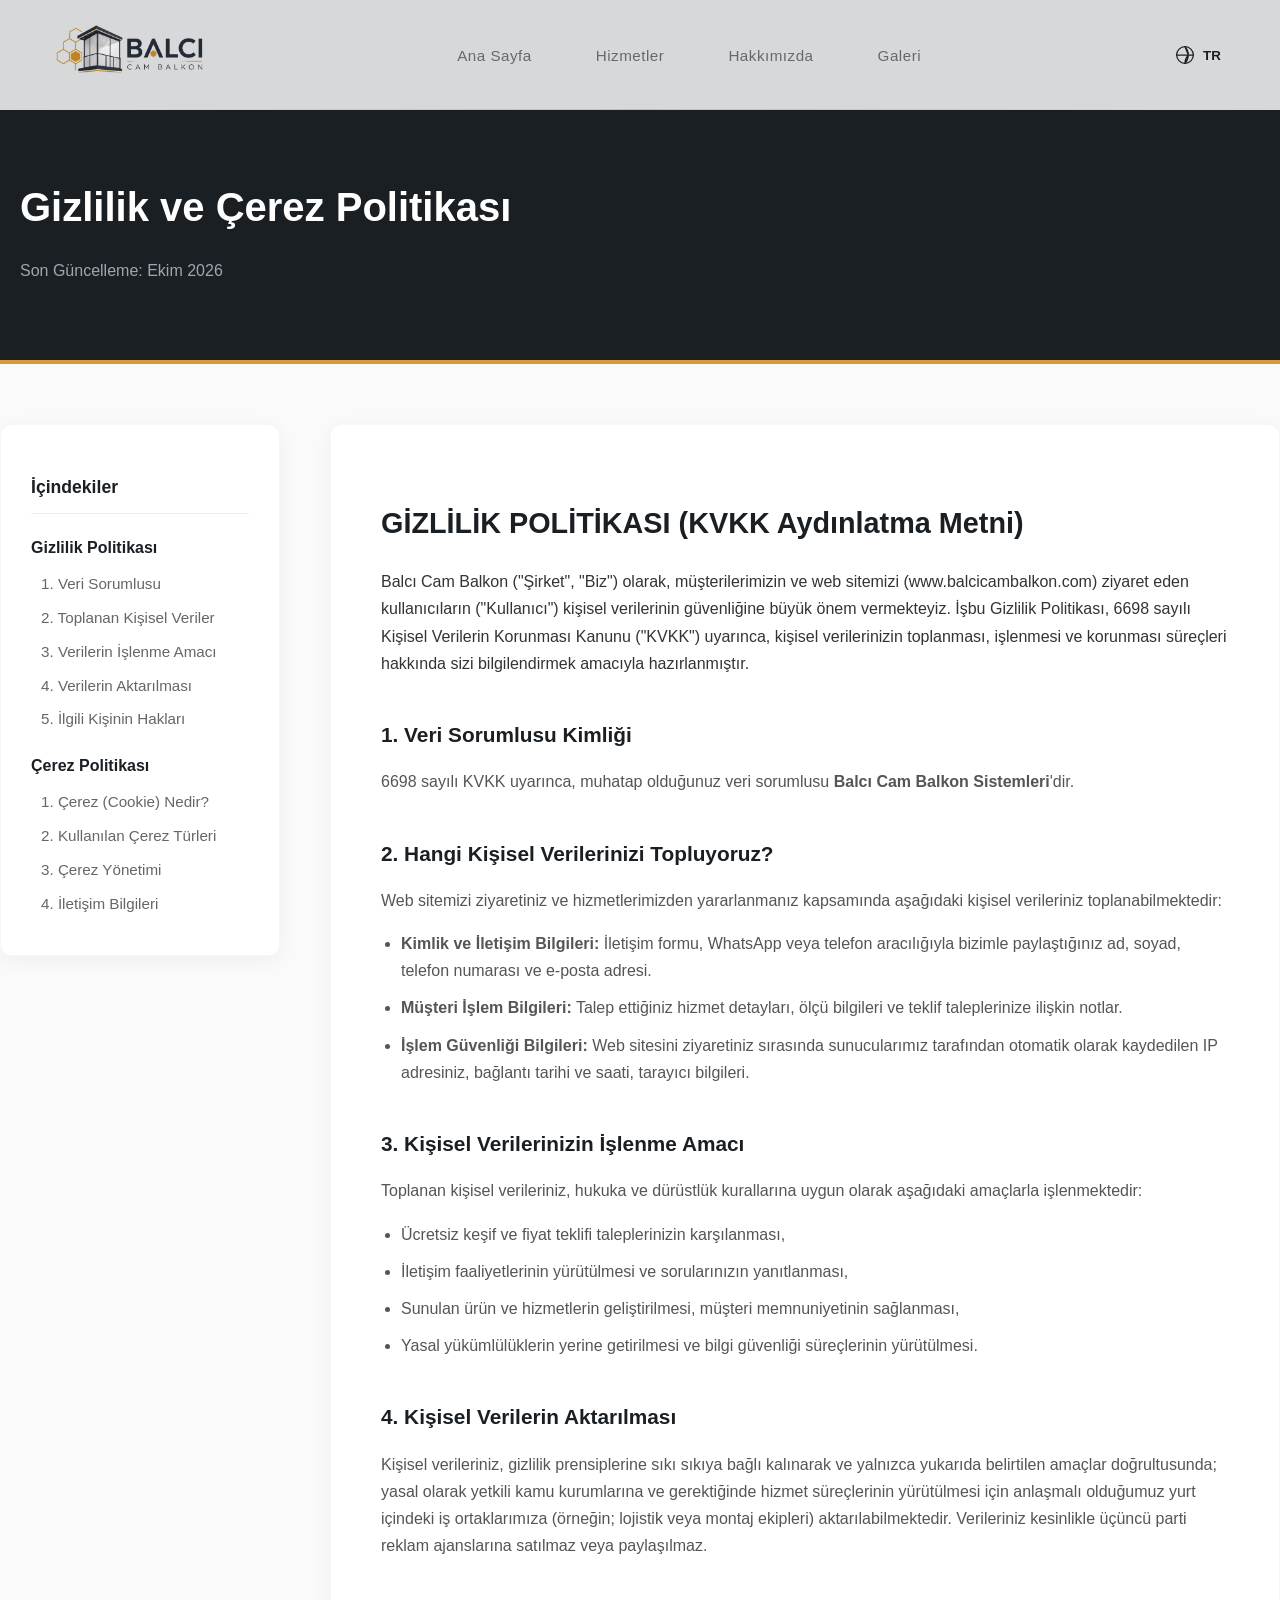
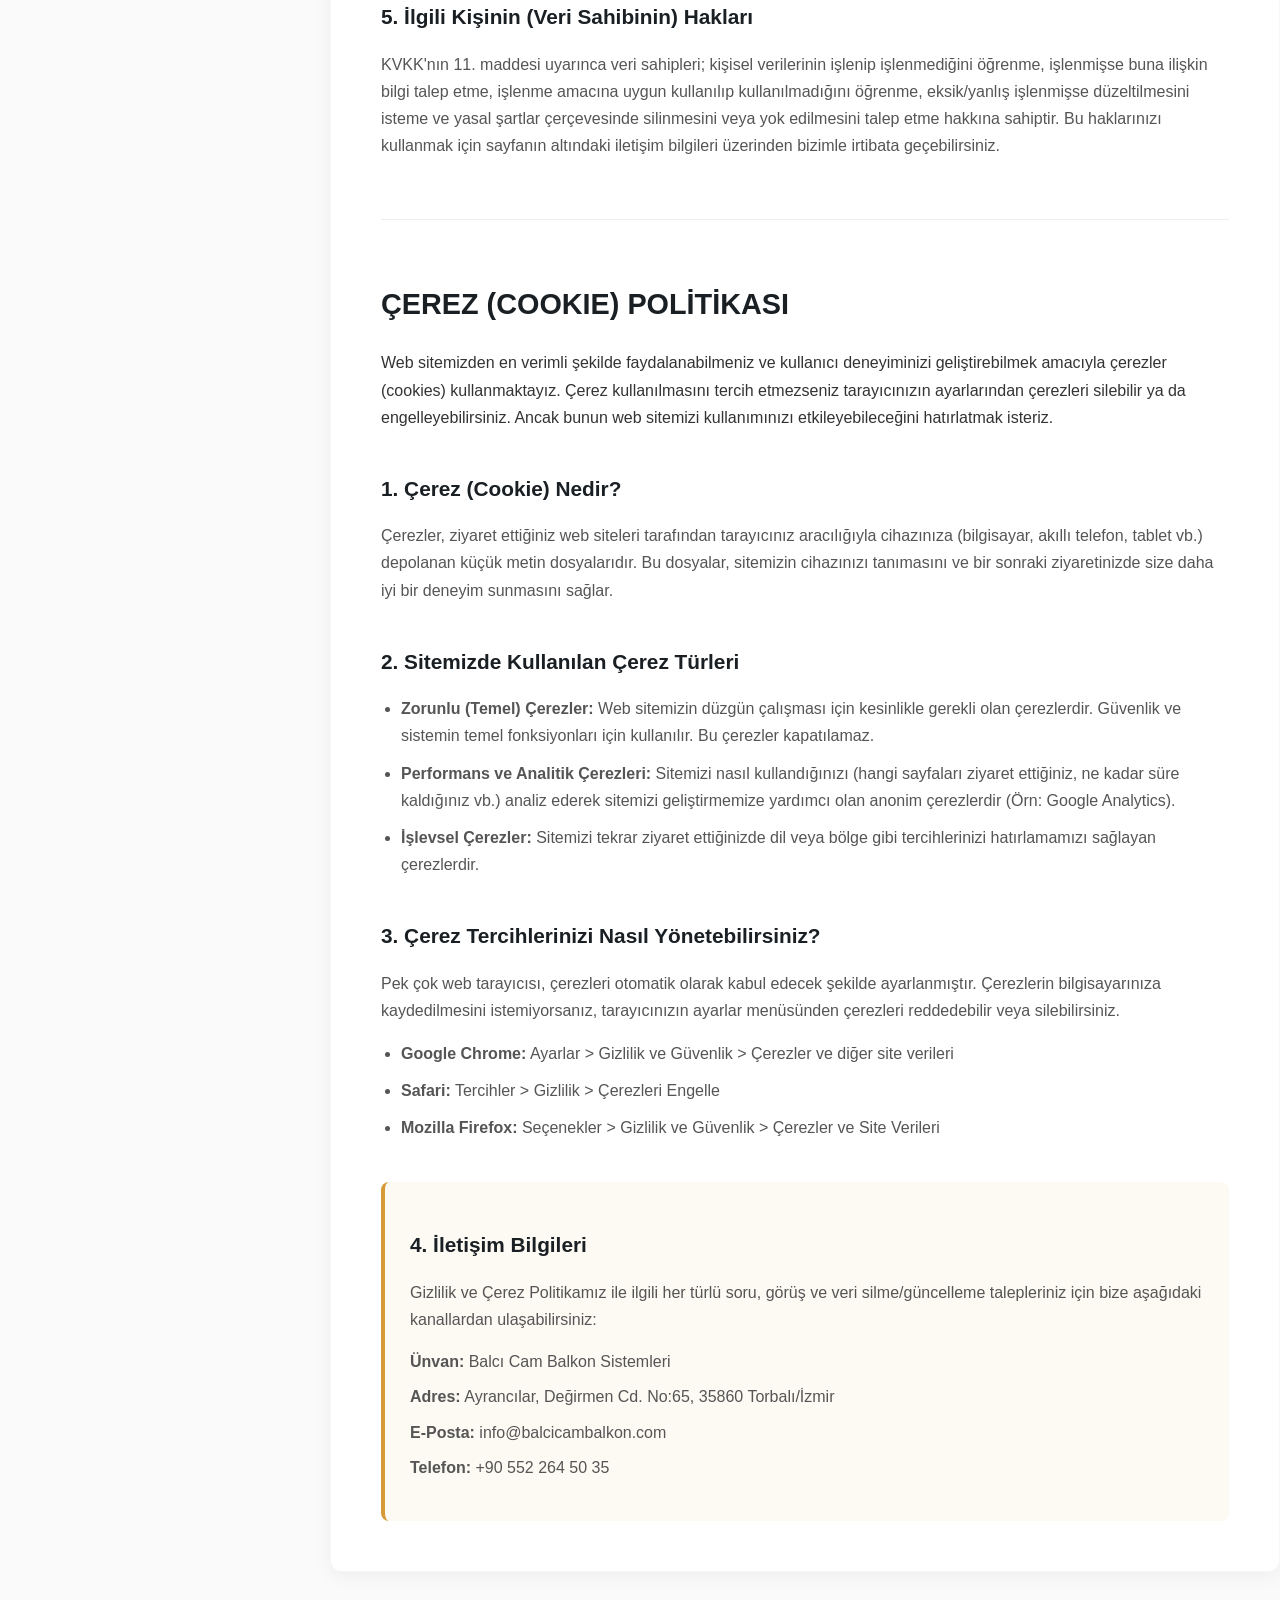
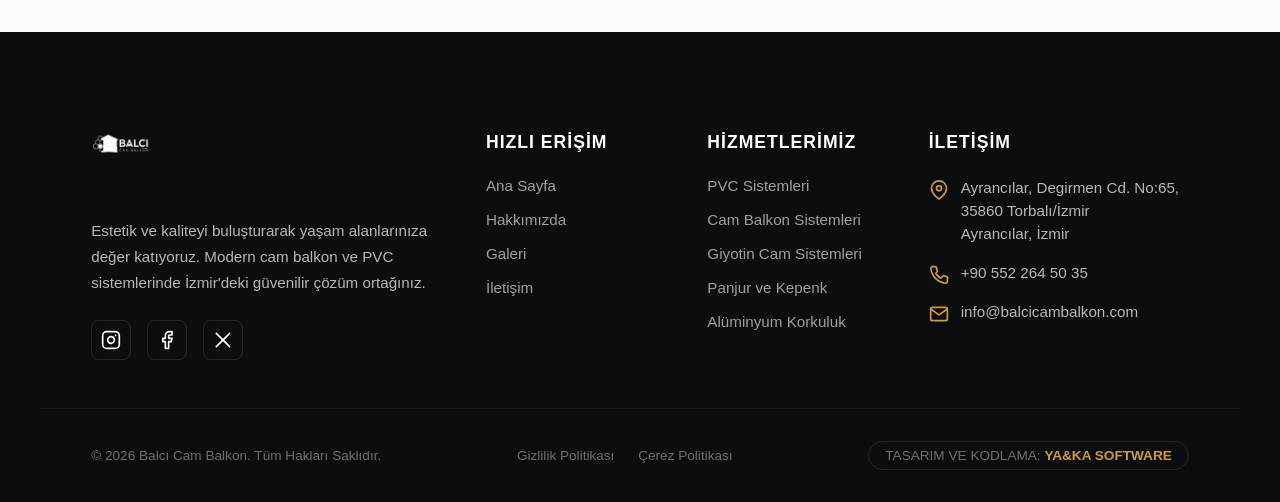
<file: policies/index.html>
<!DOCTYPE html>
<html lang="en">

<head>
    <meta charset="UTF-8">
    <meta name="viewport" content="width=device-width, initial-scale=1.0">
    <title>Document</title>
    <link rel="stylesheet" href="../css/main.css">
    <link rel="stylesheet" href="../css/policies.css">
</head>

<body>

    <header class="site-header">
        <div class="nav-container">
            <a href="../" class="brand-logo spa-link">
                <div class="logo-wrapper">
                    <img src="../img/balcı-logo.png" alt="Balcı" class="logo-img" />
                </div>
            </a>
            <nav class="main-nav">
                <div class="menu-header">
                    <a href="../" class="brand-logo spa-link">
                        <img src="../img/balcı-logo.png" alt="Balcı" class="logo-img-mobile" />
                    </a>
                    <button class="mobile-close-btn" aria-label="Menüyü Kapat">
                        <svg viewBox="0 0 24 24" fill="none" stroke="currentColor" stroke-width="2"
                            stroke-linecap="round" stroke-linejoin="round">
                            <line x1="18" y1="6" x2="6" y2="18"></line>
                            <line x1="6" y1="6" x2="18" y2="18"></line>
                        </svg>
                    </button>
                </div>
                <ul class="nav-links">
                    <li class="nav-item"><a href="../" class="nav-link spa-link">Ana Sayfa</a></li>
                    <li class="nav-item"><a href="../#hizmetler" class="nav-link">Hizmetler</a></li>
                    <li class="nav-item"><a href="../#biz-kimiz" class="nav-link spa-link">Hakkımızda</a></li>
                    <li class="nav-item"><a href="../galeri" class="nav-link spa-link">Galeri</a></li>
                    <li class="nav-item lang-mobile">
                        <button class="lang-switch">
                            <svg xmlns="http://www.w3.org/2000/svg" width="20" height="20" viewBox="0 0 24 24"
                                fill="none" stroke="currentColor" stroke-width="1.5" stroke-linecap="round"
                                stroke-linejoin="round" class="globe-icon">
                                <circle cx="12" cy="12" r="10"></circle>
                                <line x1="2" y1="12" x2="22" y2="12"></line>
                                <path d="M12 2a15.3 15.3 0 0 1 4 10 15.3 15.3 0 0 1-4 10 15.3 15.3 0 0 1 4-10z"></path>
                            </svg>
                            <span class="lang-text">TR</span>
                        </button>
                    </li>
                </ul>
            </nav>
            <div class="nav-actions">
                <button class="lang-switch lang-desktop">
                    <svg xmlns="http://www.w3.org/2000/svg" width="20" height="20" viewBox="0 0 24 24" fill="none"
                        stroke="currentColor" stroke-width="1.5" stroke-linecap="round" stroke-linejoin="round"
                        class="globe-icon">
                        <circle cx="12" cy="12" r="10"></circle>
                        <line x1="2" y1="12" x2="22" y2="12"></line>
                        <path d="M12 2a15.3 15.3 0 0 1 4 10 15.3 15.3 0 0 1-4 10 15.3 15.3 0 0 1 4-10z"></path>
                    </svg>
                    <span class="lang-text">TR</span>
                </button>
                <button class="mobile-toggle"><span class="bar"></span><span class="bar"></span><span
                        class="bar"></span></button>
            </div>
        </div>
        <div class="header-line"></div>
    </header>
    <!-- ==========================================
         POLİTİKA SAYFASI İÇERİĞİ
    =========================================== -->
    <div id="page-content" class="policy-page-wrapper">

        <!-- Sayfa Başlığı -->
        <section class="policy-hero">
            <div class="container text-center">
                <h1 class="subpage-title">Gizlilik ve Çerez Politikası</h1>
                <p class="policy-date">Son Güncelleme: Ekim 2026</p>
            </div>
        </section>

        <!-- İçerik Alanı (Sol Menü + Sağ Metin) -->
        <section class="policy-main">
            <div class="container policy-layout">

                <!-- Sol Taraf: Sabit Navigasyon Menüsü -->
                <aside class="policy-sidebar">
                    <div class="sidebar-sticky">
                        <h3>İçindekiler</h3>
                        <ul class="policy-nav">
                            <li class="nav-header">Gizlilik Politikası</li>
                            <li><a href="#veri-sorumlusu">1. Veri Sorumlusu</a></li>
                            <li><a href="#toplanan-veriler">2. Toplanan Kişisel Veriler</a></li>
                            <li><a href="#islenme-amaci">3. Verilerin İşlenme Amacı</a></li>
                            <li><a href="#veri-aktarimi">4. Verilerin Aktarılması</a></li>
                            <li><a href="#kullanici-haklari">5. İlgili Kişinin Hakları</a></li>

                            <li class="nav-header" style="margin-top: 20px;">Çerez Politikası</li>
                            <li><a href="#cerez-nedir">1. Çerez (Cookie) Nedir?</a></li>
                            <li><a href="#cerez-turleri">2. Kullanılan Çerez Türleri</a></li>
                            <li><a href="#cerez-yonetimi">3. Çerez Yönetimi</a></li>
                            <li><a href="#iletisim-bilgileri">4. İletişim Bilgileri</a></li>
                        </ul>
                    </div>
                </aside>

                <!-- Sağ Taraf: Detaylı Metin -->
                <article class="policy-content">

                    <!-- GİZLİLİK POLİTİKASI BÖLÜMÜ -->
                    <div class="policy-section-group">
                        <h2 class="main-policy-heading">GİZLİLİK POLİTİKASI (KVKK Aydınlatma Metni)</h2>
                        <p>Balcı Cam Balkon ("Şirket", "Biz") olarak, müşterilerimizin ve web sitemizi
                            (www.balcicambalkon.com) ziyaret eden kullanıcıların ("Kullanıcı") kişisel verilerinin
                            güvenliğine büyük önem vermekteyiz. İşbu Gizlilik Politikası, 6698 sayılı Kişisel Verilerin
                            Korunması Kanunu ("KVKK") uyarınca, kişisel verilerinizin toplanması, işlenmesi ve korunması
                            süreçleri hakkında sizi bilgilendirmek amacıyla hazırlanmıştır.</p>

                        <div id="veri-sorumlusu" class="policy-block">
                            <h3>1. Veri Sorumlusu Kimliği</h3>
                            <p>6698 sayılı KVKK uyarınca, muhatap olduğunuz veri sorumlusu <strong>Balcı Cam Balkon
                                    Sistemleri</strong>'dir.</p>
                        </div>

                        <div id="toplanan-veriler" class="policy-block">
                            <h3>2. Hangi Kişisel Verilerinizi Topluyoruz?</h3>
                            <p>Web sitemizi ziyaretiniz ve hizmetlerimizden yararlanmanız kapsamında aşağıdaki kişisel
                                verileriniz toplanabilmektedir:</p>
                            <ul>
                                <li><strong>Kimlik ve İletişim Bilgileri:</strong> İletişim formu, WhatsApp veya telefon
                                    aracılığıyla bizimle paylaştığınız ad, soyad, telefon numarası ve e-posta adresi.
                                </li>
                                <li><strong>Müşteri İşlem Bilgileri:</strong> Talep ettiğiniz hizmet detayları, ölçü
                                    bilgileri ve teklif taleplerinize ilişkin notlar.</li>
                                <li><strong>İşlem Güvenliği Bilgileri:</strong> Web sitesini ziyaretiniz sırasında
                                    sunucularımız tarafından otomatik olarak kaydedilen IP adresiniz, bağlantı tarihi ve
                                    saati, tarayıcı bilgileri.</li>
                            </ul>
                        </div>

                        <div id="islenme-amaci" class="policy-block">
                            <h3>3. Kişisel Verilerinizin İşlenme Amacı</h3>
                            <p>Toplanan kişisel verileriniz, hukuka ve dürüstlük kurallarına uygun olarak aşağıdaki
                                amaçlarla işlenmektedir:</p>
                            <ul>
                                <li>Ücretsiz keşif ve fiyat teklifi taleplerinizin karşılanması,</li>
                                <li>İletişim faaliyetlerinin yürütülmesi ve sorularınızın yanıtlanması,</li>
                                <li>Sunulan ürün ve hizmetlerin geliştirilmesi, müşteri memnuniyetinin sağlanması,</li>
                                <li>Yasal yükümlülüklerin yerine getirilmesi ve bilgi güvenliği süreçlerinin
                                    yürütülmesi.</li>
                            </ul>
                        </div>

                        <div id="veri-aktarimi" class="policy-block">
                            <h3>4. Kişisel Verilerin Aktarılması</h3>
                            <p>Kişisel verileriniz, gizlilik prensiplerine sıkı sıkıya bağlı kalınarak ve yalnızca
                                yukarıda belirtilen amaçlar doğrultusunda; yasal olarak yetkili kamu kurumlarına ve
                                gerektiğinde hizmet süreçlerinin yürütülmesi için anlaşmalı olduğumuz yurt içindeki iş
                                ortaklarımıza (örneğin; lojistik veya montaj ekipleri) aktarılabilmektedir. Verileriniz
                                kesinlikle üçüncü parti reklam ajanslarına satılmaz veya paylaşılmaz.</p>
                        </div>

                        <div id="kullanici-haklari" class="policy-block">
                            <h3>5. İlgili Kişinin (Veri Sahibinin) Hakları</h3>
                            <p>KVKK'nın 11. maddesi uyarınca veri sahipleri; kişisel verilerinin işlenip işlenmediğini
                                öğrenme, işlenmişse buna ilişkin bilgi talep etme, işlenme amacına uygun kullanılıp
                                kullanılmadığını öğrenme, eksik/yanlış işlenmişse düzeltilmesini isteme ve yasal şartlar
                                çerçevesinde silinmesini veya yok edilmesini talep etme hakkına sahiptir. Bu haklarınızı
                                kullanmak için sayfanın altındaki iletişim bilgileri üzerinden bizimle irtibata
                                geçebilirsiniz.</p>
                        </div>
                    </div>

                    <hr class="policy-divider">

                    <!-- ÇEREZ POLİTİKASI BÖLÜMÜ -->
                    <div class="policy-section-group">
                        <h2 class="main-policy-heading">ÇEREZ (COOKIE) POLİTİKASI</h2>
                        <p>Web sitemizden en verimli şekilde faydalanabilmeniz ve kullanıcı deneyiminizi geliştirebilmek
                            amacıyla çerezler (cookies) kullanmaktayız. Çerez kullanılmasını tercih etmezseniz
                            tarayıcınızın ayarlarından çerezleri silebilir ya da engelleyebilirsiniz. Ancak bunun web
                            sitemizi kullanımınızı etkileyebileceğini hatırlatmak isteriz.</p>

                        <div id="cerez-nedir" class="policy-block">
                            <h3>1. Çerez (Cookie) Nedir?</h3>
                            <p>Çerezler, ziyaret ettiğiniz web siteleri tarafından tarayıcınız aracılığıyla cihazınıza
                                (bilgisayar, akıllı telefon, tablet vb.) depolanan küçük metin dosyalarıdır. Bu
                                dosyalar, sitemizin cihazınızı tanımasını ve bir sonraki ziyaretinizde size daha iyi bir
                                deneyim sunmasını sağlar.</p>
                        </div>

                        <div id="cerez-turleri" class="policy-block">
                            <h3>2. Sitemizde Kullanılan Çerez Türleri</h3>
                            <ul>
                                <li><strong>Zorunlu (Temel) Çerezler:</strong> Web sitemizin düzgün çalışması için
                                    kesinlikle gerekli olan çerezlerdir. Güvenlik ve sistemin temel fonksiyonları için
                                    kullanılır. Bu çerezler kapatılamaz.</li>
                                <li><strong>Performans ve Analitik Çerezleri:</strong> Sitemizi nasıl kullandığınızı
                                    (hangi sayfaları ziyaret ettiğiniz, ne kadar süre kaldığınız vb.) analiz ederek
                                    sitemizi geliştirmemize yardımcı olan anonim çerezlerdir (Örn: Google Analytics).
                                </li>
                                <li><strong>İşlevsel Çerezler:</strong> Sitemizi tekrar ziyaret ettiğinizde dil veya
                                    bölge gibi tercihlerinizi hatırlamamızı sağlayan çerezlerdir.</li>
                            </ul>
                        </div>

                        <div id="cerez-yonetimi" class="policy-block">
                            <h3>3. Çerez Tercihlerinizi Nasıl Yönetebilirsiniz?</h3>
                            <p>Pek çok web tarayıcısı, çerezleri otomatik olarak kabul edecek şekilde ayarlanmıştır.
                                Çerezlerin bilgisayarınıza kaydedilmesini istemiyorsanız, tarayıcınızın ayarlar
                                menüsünden çerezleri reddedebilir veya silebilirsiniz.</p>
                            <ul>
                                <li><strong>Google Chrome:</strong> Ayarlar > Gizlilik ve Güvenlik > Çerezler ve diğer
                                    site verileri</li>
                                <li><strong>Safari:</strong> Tercihler > Gizlilik > Çerezleri Engelle</li>
                                <li><strong>Mozilla Firefox:</strong> Seçenekler > Gizlilik ve Güvenlik > Çerezler ve
                                    Site Verileri</li>
                            </ul>
                        </div>

                        <div id="iletisim-bilgileri" class="policy-block"
                            style="background: rgba(214, 154, 54, 0.05); padding: 25px; border-radius: 8px; border-left: 4px solid #d69a36;">
                            <h3>4. İletişim Bilgileri</h3>
                            <p>Gizlilik ve Çerez Politikamız ile ilgili her türlü soru, görüş ve veri silme/güncelleme
                                talepleriniz için bize aşağıdaki kanallardan ulaşabilirsiniz:</p>
                            <ul style="list-style: none; padding: 0; margin-top: 15px;">
                                <li style="margin-bottom: 8px;"><strong>Ünvan:</strong> Balcı Cam Balkon Sistemleri</li>
                                <li style="margin-bottom: 8px;"><strong>Adres:</strong> Ayrancılar, Değirmen Cd. No:65,
                                    35860 Torbalı/İzmir</li>
                                <li style="margin-bottom: 8px;"><strong>E-Posta:</strong> info@balcicambalkon.com</li>
                                <li><strong>Telefon:</strong> +90 552 264 50 35</li>
                            </ul>
                        </div>
                    </div>

                </article>
            </div>
        </section>
    </div>
    <footer class="site-footer" id="iletisim">
        <div class="footer-top-line"></div>
        <div class="footer-container">
            <div class="footer-brand">
                <img src="../img/balcı-logo.png" alt="Balcı Cam Balkon" class="footer-logo">
                <p>Estetik ve kaliteyi buluşturarak yaşam alanlarınıza değer katıyoruz. Modern cam balkon ve PVC
                    sistemlerinde İzmir'deki güvenilir çözüm ortağınız.</p>
                <div class="social-icons">
                    <a href="https://www.instagram.com/balci_cam_balkon/" aria-label="Instagram"><svg
                            xmlns="http://www.w3.org/2000/svg" width="20" height="20" viewBox="0 0 24 24" fill="none"
                            stroke="currentColor" stroke-width="2" stroke-linecap="round" stroke-linejoin="round">
                            <rect x="2" y="2" width="20" height="20" rx="5" ry="5"></rect>
                            <path d="M16 11.37A4 4 0 1 1 12.63 8 4 4 0 0 1 16 11.37z"></path>
                            <line x1="17.5" y1="6.5" x2="17.51" y2="6.5"></line>
                        </svg></a>
                    <a href="https://www.instagram.com/balci_cam_balkon/" aria-label="Facebook"><svg
                            xmlns="http://www.w3.org/2000/svg" width="20" height="20" viewBox="0 0 24 24" fill="none"
                            stroke="currentColor" stroke-width="2" stroke-linecap="round" stroke-linejoin="round">
                            <path d="M18 2h-3a5 5 0 0 0-5 5v3H7v4h3v8h4v-8h3l1-4h-4V7a1 1 0 0 1 1-1h3z"></path>
                        </svg></a>
                    <a href="https://www.instagram.com/balci_cam_balkon/" aria-label="X (Twitter)"><svg
                            xmlns="http://www.w3.org/2000/svg" width="20" height="20" viewBox="0 0 24 24" fill="none"
                            stroke="currentColor" stroke-width="2" stroke-linecap="round" stroke-linejoin="round">
                            <line x1="4" y1="4" x2="20" y2="20"></line>
                            <line x1="20" y1="4" x2="4" y2="20"></line>
                        </svg></a>
                </div>
            </div>

            <div class="footer-links">
                <h3>HIZLI ERİŞİM</h3>
                <ul>
                    <li><a href="/">Ana Sayfa</a></li>
                    <li><a href="#biz-kimiz">Hakkımızda</a></li>
                    <li><a href="/galeri" class="spa-link">Galeri</a></li>
                    <li><a href="#iletisim">İletişim</a></li>
                </ul>
            </div>

            <div class="footer-links">
                <h3>HİZMETLERİMİZ</h3>
                <ul>
                    <li><a href="pimapen/index.html" class="spa-link">PVC Sistemleri</a></li>
                    <li><a href="../cambalkon/index.html" class="spa-link">Cam Balkon Sistemleri</a></li>
                    <li><a href="../index.html" class="spa-link">Giyotin Cam Sistemleri</a></li>
                    <li><a href="../index.html" class="spa-link">Panjur ve Kepenk</a></li>
                    <li><a href="../aluminyum-dograma/index.html" class="spa-link">Alüminyum Korkuluk</a></li>
                </ul>
            </div>

            <div class="footer-contact">
                <h3>İLETİŞİM</h3>
                <ul>
                    <li>
                        <svg xmlns="http://www.w3.org/2000/svg" width="18" height="18" viewBox="0 0 24 24" fill="none"
                            stroke="currentColor" stroke-width="2" stroke-linecap="round" stroke-linejoin="round">
                            <path d="M21 10c0 7-9 13-9 13s-9-6-9-13a9 9 0 0 1 18 0z"></path>
                            <circle cx="12" cy="10" r="3"></circle>
                        </svg>
                        <span>Ayrancılar, Degirmen Cd. No:65, 35860 Torbalı/İzmir<br>Ayrancılar, İzmir</span>
                    </li>
                    <li>
                        <svg xmlns="http://www.w3.org/2000/svg" width="18" height="18" viewBox="0 0 24 24" fill="none"
                            stroke="currentColor" stroke-width="2" stroke-linecap="round" stroke-linejoin="round">
                            <path
                                d="M22 16.92v3a2 2 0 0 1-2.18 2 19.79 19.79 0 0 1-8.63-3.07 19.5 19.5 0 0 1-6-6 19.79 19.79 0 0 1-3.07-8.67A2 2 0 0 1 4.11 2h3a2 2 0 0 1 2 1.72 12.84 12.84 0 0 0 .7 2.81 2 2 0 0 1-.45 2.11L8.09 9.91a16 16 0 0 0 6 6l2.3-2.3a2 2 0 0 1 2.11-.45 12.84 12.84 0 0 0 2.81.7A2 2 0 0 1 22 16.92z">
                            </path>
                        </svg>
                        <span>+90 552 264 50 35</span>
                    </li>
                    <li>
                        <svg xmlns="http://www.w3.org/2000/svg" width="18" height="18" viewBox="0 0 24 24" fill="none"
                            stroke="currentColor" stroke-width="2" stroke-linecap="round" stroke-linejoin="round">
                            <path d="M4 4h16c1.1 0 2 .9 2 2v12c0 1.1-.9 2-2 2H4c-1.1 0-2-.9-2-2V6c0-1.1.9-2 2-2z">
                            </path>
                            <polyline points="22,6 12,13 2,6"></polyline>
                        </svg>
                        <span>info@balcicambalkon.com</span>
                    </li>
                </ul>
            </div>
        </div>

        <div class="footer-bottom">
            <div class="copyright">&copy; 2026 Balcı Cam Balkon. Tüm Hakları Saklıdır.</div>
            <div class="footer-legal">
                <a href="#">Gizlilik Politikası</a>
                <a href="#">Çerez Politikası</a>
            </div>
            <div class="developer-credit">TASARIM VE KODLAMA: <span
                    style="color: var(--clr-accent); font-weight: 700;">YA&KA SOFTWARE</span></div>
        </div>
    </footer>
</body>

</html>
</file>
<file: css/main.css>
:root {
    --clr-bg: #F8F9FA;
    --clr-dark: #1A1F24;
    --clr-accent: #D49A36;
    --clr-white: #FFFFFF;
    --clr-glass: rgba(255, 255, 255, 0.4);
    --nav-height: 110px;
    --transition-smooth: 0.4s cubic-bezier(0.16, 1, 0.3, 1);
}



* {
    box-sizing: border-box;
}

body {
    margin: 0;
    font-family: 'Inter', sans-serif;
    color: var(--clr-dark);
    background-color: var(--clr-bg);
    background-image: linear-gradient(rgba(26, 31, 36, 0.03) 1px, transparent 1px), linear-gradient(90deg, rgba(26, 31, 36, 0.03) 1px, transparent 1px);
    background-size: 40px 40px;
    overflow-x: hidden;
}

/* --- PERFORMANS: GPU HIZLANDIRMA --- */
.hero-visual-content svg,
.page-transition-overlay,
.ps-img,
.gallery-panel {
    will-change: transform, opacity;
    transform: translateZ(0);
    -webkit-transform: translateZ(0);
}

.site-header {
    position: fixed;
    top: 0;
    left: 0;
    width: 100%;
    height: var(--nav-height);
    background: rgba(248, 249, 250, 0.85);
    backdrop-filter: blur(12px);
    -webkit-backdrop-filter: blur(12px);
    z-index: 100;
    display: flex;
    flex-direction: column;
    justify-content: center;
    transition: height var(--transition-smooth);
}

.nav-container {
    display: flex;
    align-items: center;
    justify-content: space-between;
    padding: 0 4vw;
    height: 100%;
}

.header-line {
    position: absolute;
    bottom: 0;
    left: 0;
    width: 100%;
    height: 1px;
    background: linear-gradient(90deg, rgba(26, 31, 36, 0), rgba(26, 31, 36, 0.15), rgba(26, 31, 36, 0));
    transform-origin: center;
}

.brand-logo {
    display: flex;
    align-items: center;
    text-decoration: none;
}

.logo-img {
    height: 160px;
    width: auto;
    object-fit: contain;
    transition: height var(--transition-smooth);
}

.main-nav {
    display: flex;
}

.nav-links {
    display: flex;
    gap: 1.5rem;
    list-style: none;
    margin: 0;
    padding: 0;
}

.nav-item {
    overflow: hidden;
    padding: 4px;
}

.lang-mobile {
    display: none;
}

.nav-link {
    display: inline-flex;
    align-items: center;
    position: relative;
    text-decoration: none;
    color: rgba(26, 31, 36, 0.6);
    font-weight: 500;
    font-size: 0.95rem;
    letter-spacing: 0.5px;
    padding: 8px 16px;
    border-radius: 4px;
    transition: color var(--transition-smooth);
    z-index: 1;
    overflow: hidden;
}

.nav-link::before {
    content: '';
    position: absolute;
    bottom: 0;
    left: 0;
    width: 100%;
    height: 100%;
    background-color: rgba(214, 154, 54, 0.15);
    border-bottom: 3px solid var(--clr-accent);
    z-index: -1;
    transform: translateY(100%);
    transition: transform var(--transition-smooth);
}

.nav-link:hover {
    color: var(--clr-dark);
}

.nav-link:hover::before {
    transform: translateY(0);
}

.nav-link.active {
    color: var(--clr-dark);
}

.nav-link.active::before {
    transform: translateY(calc(100% - 3px));
}

.lang-switch {
    background: transparent;
    border: none;
    color: var(--clr-dark);
    display: flex;
    align-items: center;
    gap: 0.5rem;
    cursor: pointer;
    font-family: inherit;
    font-weight: 600;
    padding: 0.5rem;
    transition: opacity var(--transition-smooth);
}

.lang-switch:hover {
    opacity: 0.6;
}

.nav-actions {
    display: flex;
    align-items: center;
    gap: 1rem;
}

.lang-desktop {
    display: flex;
}

.mobile-toggle {
    display: none;
    background: transparent;
    border: none;
    cursor: pointer;
    flex-direction: column;
    gap: 5px;
    padding: 5px;
    z-index: 101;
}

.mobile-toggle .bar {
    width: 25px;
    height: 2px;
    background-color: var(--clr-dark);
    transition: all 0.3s ease;
}

.main-nav .menu-header {
    display: none;
    width: 100%;
    justify-content: center;
    margin-bottom: 2rem;
    opacity: 0;
    transform: translateY(-20px);
}

.logo-img-mobile {
    height: 90px;
    width: auto;
    object-fit: contain;
}

.main-nav #menu-honeycomb {
    display: none;
    width: 100%;
    justify-content: center;
    margin-top: auto;
    padding-top: 2rem;
    opacity: 0;
    transform: translateY(20px);
}

.main-nav.menu-active {
    right: 0 !important;
}

.mobile-toggle.active .bar:nth-child(1) {
    transform: translateY(7px) rotate(45deg);
}

.mobile-toggle.active .bar:nth-child(2) {
    opacity: 0;
}

.mobile-toggle.active .bar:nth-child(3) {
    transform: translateY(-7px) rotate(-45deg);
}

.hero-section {
    min-height: 100vh;
    padding-top: var(--nav-height);
    display: flex;
    align-items: center;
    position: relative;
    overflow: hidden;
    background: transparent;
}

.hero-container {
    display: flex;
    align-items: center;
    justify-content: space-between;
    width: 100%;
    padding: 0 4vw;
    gap: 2rem;
}

.hero-content {
    flex: 1;
    max-width: 600px;
}

.subtitle-wrapper {
    display: inline-block;
    padding: 6px 14px;
    background-color: rgba(214, 154, 54, 0.1);
    border-left: 3px solid var(--clr-accent);
    margin-bottom: 1.5rem;
}

.hero-subtitle {
    color: var(--clr-accent);
    font-weight: 600;
    font-size: 0.9rem;
    letter-spacing: 1px;
    text-transform: uppercase;
}

.hero-title {
    font-size: 3.5rem;
    font-weight: 700;
    line-height: 1.1;
    margin: 0 0 1.5rem 0;
    letter-spacing: -1px;
}

.hero-title span {
    color: var(--clr-accent);
}

.hero-desc {
    color: rgba(26, 31, 36, 0.6);
    font-size: 1.1rem;
    line-height: 1.6;
    margin-bottom: 2.5rem;
    max-width: 500px;
}

.hero-actions {
    display: flex;
    align-items: center;
    gap: 1rem;
    flex-wrap: wrap;
}

.btn {
    display: inline-flex;
    align-items: center;
    justify-content: center;
    padding: 14px 28px;
    font-weight: 600;
    text-decoration: none;
    border-radius: 4px;
    transition: all 0.3s ease;
    font-size: 0.95rem;
}

.btn-whatsapp {
    background-color: var(--clr-accent);
    color: var(--clr-dark);
    gap: 0.75rem;
    box-shadow: 0 4px 15px rgba(214, 154, 54, 0.3);
    z-index: 10;
}

.btn-whatsapp:hover {
    background-color: #b5822b;
    transform: translateY(-2px);
}

.whatsapp-icon {
    stroke: var(--clr-dark);
}

.btn-primary {
    background-color: var(--clr-accent);
    color: var(--clr-dark);
    box-shadow: 0 4px 15px rgba(214, 154, 54, 0.3);
    z-index: 10;
}

.btn-primary:hover {
    background-color: #b5822b;
    transform: translateY(-2px);
}

.hero-visual {
    flex: 1;
    position: relative;
    max-width: 700px;
    aspect-ratio: 6 / 5;
}

#animated-logo-svg {
    width: 100%;
    height: 100%;
    overflow: visible;
}

.draw-path {
    stroke-dasharray: 2500;
    stroke-dashoffset: 2500;
    stroke: var(--clr-dark);
    transition: stroke var(--transition-smooth);
}

.hc-stroke {
    stroke: rgba(214, 154, 54, 0.4);
}

#animated-logo-svg.completed .hc-stroke {
    stroke: var(--clr-accent);
}

#animated-logo-svg.completed .b-track {
    stroke: var(--clr-dark);
    fill: rgba(26, 31, 36, 0.03);
}

#animated-logo-svg.completed .b-track-inner {
    stroke: rgba(26, 31, 36, 0.2);
}

#animated-logo-svg.completed .b-frame {
    stroke: rgba(26, 31, 36, 0.25);
}

#animated-logo-svg.completed .b-detail {
    stroke: var(--clr-dark);
    fill: var(--clr-dark);
}

.b-hinge-dark {
    stroke: var(--clr-dark);
}

#animated-logo-svg.completed .b-hinge-dark {
    stroke: var(--clr-dark);
}

.hc-fill-light {
    fill: rgba(214, 154, 54, 0.1);
}

.hc-fill-dark {
    fill: rgba(214, 154, 54, 0.4);
}

.hc-fill-accent {
    fill: var(--clr-accent);
}

.glass-fill {
    fill: url(#glassGradient);
    backdrop-filter: blur(10px);
    -webkit-backdrop-filter: blur(10px);
}

.seo-section,
.services-section,
.about-section {
    padding: 6rem 4vw;
    background: transparent;
}

.section-header {
    text-align: center;
    margin-bottom: 4rem;
}

.section-subtitle {
    color: var(--clr-accent);
    font-weight: 600;
    letter-spacing: 2px;
    font-size: 0.9rem;
    text-transform: uppercase;
    display: block;
    margin-bottom: 0.5rem;
}

.section-title {
    font-size: 2.5rem;
    color: var(--clr-dark);
    margin: 0;
}

.section-desc {
    color: rgba(26, 31, 36, 0.6);
    font-size: 1.1rem;
    line-height: 1.7;
}

.seo-container {
    display: flex;
    align-items: center;
    justify-content: space-between;
    gap: 4rem;
    max-width: 1200px;
    margin: 0 auto;
}

.seo-text {
    flex: 1;
}

.seo-text h2 {
    font-size: 2.2rem;
    color: var(--clr-dark);
    margin-bottom: 1rem;
}

.seo-stats {
    display: flex;
    gap: 3rem;
    flex-wrap: wrap;
}

.stat-box {
    display: flex;
    flex-direction: column;
    align-items: flex-start;
    border-left: 3px solid var(--clr-accent);
    padding-left: 1rem;
}

.stat-number {
    font-size: 3rem;
    font-weight: 700;
    color: var(--clr-dark);
    line-height: 1;
}

.stat-label {
    font-size: 1rem;
    color: var(--clr-accent);
    font-weight: 500;
    margin-top: 0.5rem;
}

.services-grid {
    display: grid;
    grid-template-columns: repeat(auto-fit, minmax(280px, 1fr));
    gap: 2rem;
    max-width: 1200px;
    margin: 0 auto;
}

.service-card {
    background: rgba(255, 255, 255, 0.5);
    border: 1px solid rgba(26, 31, 36, 0.08);
    padding: 2.5rem 2rem;
    border-radius: 8px;
    text-decoration: none;
    display: flex;
    flex-direction: column;
    justify-content: space-between;
    transition: all 0.4s cubic-bezier(0.16, 1, 0.3, 1);
    position: relative;
    overflow: hidden;
    min-height: 220px;
    z-index: 1;
}

.service-card::before {
    content: '';
    position: absolute;
    top: 0;
    left: 0;
    width: 100%;
    height: 100%;
    background: radial-gradient(circle at top right, rgba(214, 154, 54, 0.1), transparent 60%);
    opacity: 0;
    transition: opacity 0.4s ease;
    z-index: -1;
}

.service-card:hover {
    transform: translateY(-8px);
    border-color: rgba(214, 154, 54, 0.4);
    box-shadow: 0 15px 30px rgba(26, 31, 36, 0.05);
}

.service-card:hover::before {
    opacity: 1;
}

.card-content h3 {
    color: var(--clr-dark);
    font-size: 1.4rem;
    margin: 0 0 1rem 0;
    transition: color 0.3s ease;
}

.card-content p {
    color: rgba(26, 31, 36, 0.6);
    font-size: 0.95rem;
    line-height: 1.6;
    margin: 0;
}

.card-arrow {
    align-self: flex-end;
    color: var(--clr-accent);
    transition: transform 0.3s ease;
}

.service-card:hover .card-arrow {
    transform: translateX(10px);
}

.about-container {
    display: flex;
    align-items: center;
    justify-content: space-between;
    max-width: 1200px;
    margin: 0 auto;
    gap: 4rem;
}

.about-visual {
    flex: 1;
    position: relative;
    max-width: 500px;
    aspect-ratio: 5 / 6;
}

#animated-company-svg {
    width: 100%;
    height: 100%;
    overflow: visible;
}

.about-draw-path {
    stroke-dasharray: 4000;
    stroke-dashoffset: 4000;
    stroke: var(--clr-dark);
    fill: none;
    transition: stroke var(--transition-smooth);
}

#animated-company-svg.completed .c-accent-line {
    stroke: var(--clr-accent);
}

.company-pane {
    fill: url(#companyGlassGradient);
    backdrop-filter: blur(6px);
    -webkit-backdrop-filter: blur(6px);
    opacity: 0;
}

.about-content {
    flex: 1;
    display: flex;
    flex-direction: column;
    align-items: flex-start;
}

.about-actions {
    margin-top: 2.5rem;
}

#spa-container {
    width: 100%;
    min-height: 0;
    transition: min-height 0.5s ease;
}

@media (max-width: 1024px) {
    .hero-container {
        flex-direction: column-reverse;
        justify-content: center;
        padding-top: 4rem;
        text-align: center;
    }

    .about-container {
        flex-direction: column;
        justify-content: center;
        text-align: center;
    }

    .hero-content,
    .about-content {
        max-width: 100%;
        display: flex;
        flex-direction: column;
        align-items: center;
    }

    .hero-actions,
    .about-actions {
        justify-content: center;
    }

    .hero-visual,
    .about-visual {
        width: 100%;
        max-width: 600px;
        margin: 0 auto;
    }

    .seo-container {
        flex-direction: column;
        gap: 2rem;
        text-align: center;
    }

    .seo-stats {
        justify-content: center;
    }

    .stat-box {
        align-items: center;
        border-left: none;
        border-bottom: 3px solid var(--clr-accent);
        padding-left: 0;
        padding-bottom: 0.5rem;
    }
}

@media (max-width: 768px) {
    :root {
        --nav-height: 80px;
    }

    .logo-img {
        height: 120px;
    }

    .hero-title,
    .section-title {
        font-size: 2.5rem;
    }

    .hero-desc,
    .section-desc {
        font-size: 1rem;
        padding: 0 1rem;
    }

    .lang-desktop {
        display: none;
    }

    .lang-mobile {
        display: flex;
        width: 100%;
        justify-content: center;
        margin-top: 1rem;
    }

    .mobile-toggle {
        display: flex;
    }

    .main-nav {
        position: fixed;
        top: 0;
        right: -100%;
        width: 100%;
        height: 100vh;
        background: rgba(248, 249, 250, 0.98);
        backdrop-filter: blur(15px);
        -webkit-backdrop-filter: blur(15px);
        display: flex;
        flex-direction: column;
        align-items: center;
        justify-content: flex-start;
        padding: calc(var(--nav-height) + 2rem) 2rem 4rem 2rem;
        transition: right 0.5s cubic-bezier(0.16, 1, 0.3, 1);
        z-index: 99;
        overflow-y: auto;
    }

    .main-nav .menu-header {
        display: flex;
    }

    .main-nav #menu-honeycomb {
        display: flex;
    }

    .nav-links {
        flex-direction: column;
        text-align: center;
        gap: 1.5rem;
        width: 100%;
    }

    .nav-link {
        font-size: 1.3rem;
        padding: 12px 24px;
        width: 100%;
        justify-content: center;
    }


    .services-section {
        padding: 4rem 1.5rem;
    }

    .about-visual {
        aspect-ratio: 1 / 1;
    }
}

@media (max-width: 480px) {
    .hero-title {
        font-size: 2rem;
    }

    .section-title {
        font-size: 2.2rem;
    }

    .hero-actions,
    .about-actions {
        flex-direction: column;
        width: 100%;
        padding: 0 1.5rem;
    }

    .btn {
        width: 100%;
        text-align: center;
        justify-content: center;
    }
}

/* --- YORUMLAR (SCROLLING MARQUEE - LIGHT THEME) --- */
.reviews-section {
    padding: 6rem 0;
    background: transparent;
    overflow: hidden;
}

.reviews-section .section-header {
    padding: 0 4vw;
}

.marquee-wrapper {
    display: flex;
    overflow: hidden;
    user-select: none;
    gap: 2rem;
    -webkit-mask-image: linear-gradient(to right, transparent, black 5%, black 95%, transparent);
    mask-image: linear-gradient(to right, transparent, black 5%, black 95%, transparent);
    padding: 1rem 0;
}

.marquee-group {
    flex-shrink: 0;
    display: flex;
    align-items: stretch;
    justify-content: space-around;
    gap: 2rem;
    min-width: 100%;
    animation: scrollX 35s linear infinite;
    animation-play-state: paused;
}

.reviews-section.in-view .marquee-group {
    animation-play-state: running;
}

.marquee-wrapper:hover .marquee-group {
    animation-play-state: paused !important;
}

@keyframes scrollX {
    from {
        transform: translateX(0);
    }

    to {
        transform: translateX(calc(-100% - 2rem));
    }
}

.review-card {
    background: rgba(255, 255, 255, 0.7);
    backdrop-filter: blur(10px);
    -webkit-backdrop-filter: blur(10px);
    border: 1px solid rgba(26, 31, 36, 0.08);
    border-radius: 16px;
    padding: 2rem;
    width: 450px;
    display: flex;
    flex-direction: column;
    gap: 1.5rem;
    box-shadow: 0 10px 30px rgba(0, 0, 0, 0.03);
    transition: transform var(--transition-smooth), border-color var(--transition-smooth);
}

.review-card:hover {
    transform: translateY(-5px);
    border-color: rgba(214, 154, 54, 0.4);
}

.review-header {
    display: flex;
    align-items: center;
    gap: 1rem;
}

.avatar {
    width: 50px;
    height: 50px;
    border-radius: 50%;
    display: flex;
    align-items: center;
    justify-content: center;
    font-weight: 700;
    font-size: 1.2rem;
    color: #fff;
    flex-shrink: 0;
}

.gradient-1 {
    background: linear-gradient(135deg, #00d2ff 0%, #3a7bd5 100%);
}

.gradient-2 {
    background: linear-gradient(135deg, #00c6ff 0%, #0072ff 100%);
}

.gradient-3 {
    background: linear-gradient(135deg, #4facfe 0%, #00f2fe 100%);
}

.reviewer-info {
    display: flex;
    flex-direction: column;
    flex-grow: 1;
}

.reviewer-name {
    color: var(--clr-dark);
    font-size: 1.1rem;
    margin: 0 0 0.2rem 0;
    font-weight: 600;
}

.reviewer-meta {
    color: rgba(26, 31, 36, 0.6);
    font-size: 0.85rem;
}

.review-stars {
    display: flex;
    gap: 2px;
}

.review-stars svg {
    width: 18px;
    height: 18px;
    fill: #FFD700;
    stroke: #FFD700;
}

.review-stars svg[fill="none"] {
    fill: transparent;
}

.review-text {
    color: rgba(26, 31, 36, 0.8);
    font-style: italic;
    font-size: 1.05rem;
    line-height: 1.6;
    margin: 0;
}

@media (max-width: 768px) {
    .review-card {
        width: 320px;
        padding: 1.5rem;
    }

    .review-header {
        flex-wrap: wrap;
    }
}

/* --- SÜREÇ (NASIL ÇALIŞIYORUZ) STİLLERİ --- */
.process-section {
    padding: 6rem 4vw;
    background: transparent;
}

.process-container {
    display: flex;
    align-items: center;
    justify-content: space-between;
    max-width: 1200px;
    margin: 0 auto;
}

.p-step {
    flex: 1;
    display: flex;
    flex-direction: column;
    align-items: center;
    text-align: center;
    background: rgba(255, 255, 255, 0.5);
    backdrop-filter: blur(8px);
    -webkit-backdrop-filter: blur(8px);
    border: 1px solid rgba(26, 31, 36, 0.08);
    padding: 2rem 1.5rem;
    border-radius: 12px;
    transition: transform var(--transition-smooth), border-color var(--transition-smooth);
    box-shadow: 0 10px 30px rgba(0, 0, 0, 0.02);
}

.p-step:hover {
    transform: translateY(-5px);
    border-color: rgba(214, 154, 54, 0.4);
}

.p-icon {
    width: 60px;
    height: 60px;
    background: var(--clr-dark);
    color: var(--clr-accent);
    border-radius: 50%;
    display: flex;
    align-items: center;
    justify-content: center;
    font-size: 1.5rem;
    font-weight: 700;
    margin-bottom: 1.5rem;
    box-shadow: 0 0 20px rgba(214, 154, 54, 0.2);
}

.p-content h3 {
    color: var(--clr-dark);
    font-size: 1.2rem;
    margin: 0 0 0.8rem 0;
}

.p-content p {
    color: rgba(26, 31, 36, 0.6);
    font-size: 0.9rem;
    line-height: 1.6;
    margin: 0;
}

.p-arrow {
    width: 60px;
    flex-shrink: 0;
    display: flex;
    align-items: center;
    justify-content: center;
    padding: 0 10px;
}

.p-arrow svg {
    width: 100%;
    height: auto;
    overflow: visible;
}

.p-line-path {
    stroke: var(--clr-accent);
    stroke-dasharray: 200;
    stroke-dashoffset: 200;
}

@media (max-width: 1024px) {
    .process-container {
        flex-direction: column;
        gap: 1rem;
    }

    .p-arrow {
        display: flex;
        transform: rotate(90deg);
        width: 60px;
        height: 60px;
        margin: -10px 0;
    }

    .p-step {
        width: 100%;
        max-width: 450px;
        flex-direction: row;
        text-align: left;
        gap: 1.5rem;
        padding: 1.5rem;
    }

    .p-icon {
        margin-bottom: 0;
        flex-shrink: 0;
    }
}

/* --- TEKNOLOJİ VE KALİTE STİLLERİ (HIGH-UI) --- */
.quality-section {
    padding: 6rem 4vw;
    background: transparent;
}

.quality-grid {
    display: grid;
    grid-template-columns: repeat(auto-fit, minmax(260px, 1fr));
    gap: 2rem;
    max-width: 1200px;
    margin: 0 auto;
}

.quality-card {
    background: rgba(255, 255, 255, 0.4);
    backdrop-filter: blur(10px);
    -webkit-backdrop-filter: blur(10px);
    border: 1px solid rgba(26, 31, 36, 0.08);
    border-radius: 12px;
    padding: 2.5rem 2rem;
    transition: transform var(--transition-smooth), border-color var(--transition-smooth), box-shadow var(--transition-smooth);
    position: relative;
    overflow: hidden;
}

.quality-card::before {
    content: '';
    position: absolute;
    top: 0;
    left: 0;
    width: 100%;
    height: 3px;
    background: var(--clr-accent);
    transform: scaleX(0);
    transform-origin: left;
    transition: transform 0.4s ease;
}

.quality-card:hover {
    transform: translateY(-8px);
    border-color: rgba(214, 154, 54, 0.3);
    box-shadow: 0 15px 30px rgba(0, 0, 0, 0.04);
}

.quality-card:hover::before {
    transform: scaleX(1);
}

.q-icon {
    width: 50px;
    height: 50px;
    margin-bottom: 1.5rem;
    display: flex;
    align-items: center;
    justify-content: center;
    color: var(--clr-accent);
    background: rgba(214, 154, 54, 0.1);
    border-radius: 8px;
    transition: background 0.3s ease, color 0.3s ease;
}

.quality-card:hover .q-icon {
    background: var(--clr-accent);
    color: #fff;
}

.quality-card h3 {
    color: var(--clr-dark);
    font-size: 1.3rem;
    margin: 0 0 1rem 0;
}

.quality-card p {
    color: rgba(26, 31, 36, 0.65);
    font-size: 0.95rem;
    line-height: 1.6;
    margin: 0;
}

.faq-section {
    padding: 6rem 4vw;
    background: transparent;
}

.faq-container {
    max-width: 900px;
    margin: 0 auto;
    display: flex;
    flex-direction: column;
    gap: 1rem;
}

.faq-item {
    background: rgba(255, 255, 255, 0.5);
    backdrop-filter: blur(10px);
    border: 1px solid rgba(26, 31, 36, 0.08);
    border-radius: 12px;
    overflow: hidden;
    transition: border-color var(--transition-smooth);
}

.faq-item:hover,
.faq-item.active {
    border-color: rgba(214, 154, 54, 0.4);
}

.faq-question {
    width: 100%;
    padding: 1.5rem 2rem;
    background: transparent;
    border: none;
    cursor: pointer;
    display: flex;
    align-items: center;
    justify-content: space-between;
    text-align: left;
    font-family: inherit;
    font-size: 1.1rem;
    font-weight: 600;
    color: var(--clr-dark);
    transition: color 0.3s ease;
}

.faq-item:hover .faq-question {
    color: var(--clr-accent);
}

.faq-icon {
    color: var(--clr-accent);
    transition: transform 0.4s cubic-bezier(0.16, 1, 0.3, 1);
    flex-shrink: 0;
}

.faq-item.active .faq-icon {
    transform: rotate(180deg);
}

.faq-answer {
    max-height: 0;
    overflow: hidden;
    transition: max-height 0.4s cubic-bezier(0.16, 1, 0.3, 1);
    padding: 0 2rem;
}

.faq-answer p {
    color: rgba(26, 31, 36, 0.75);
    font-size: 0.95rem;
    line-height: 1.7;
    margin: 0;
    padding-bottom: 1.5rem;
}

@media (max-width: 768px) {
    .faq-question {
        font-size: 1rem;
        padding: 1.2rem 1.5rem;
    }

    .faq-answer {
        padding: 0 1.5rem;
    }
}

/* --- SOSYAL MEDYA İNTERAKTİF BÖLÜM (DARK KONTRAST) --- */
.social-interactive {
    padding: 5rem 4vw;
    background-color: var(--clr-dark);
    color: #fff;
    text-align: center;
    position: relative;
    overflow: hidden;
    border-top: 2px solid var(--clr-accent);
    border-bottom: 2px solid var(--clr-accent);
}

.social-interactive::before {
    content: '';
    position: absolute;
    top: 0;
    left: 0;
    width: 100%;
    height: 100%;
    background-image: linear-gradient(rgba(255, 255, 255, 0.03) 1px, transparent 1px), linear-gradient(90deg, rgba(255, 255, 255, 0.03) 1px, transparent 1px);
    background-size: 40px 40px;
    z-index: 0;
}

.social-container {
    position: relative;
    z-index: 1;
    max-width: 800px;
    margin: 0 auto;
    min-height: 200px;
    display: flex;
    flex-direction: column;
    align-items: center;
    justify-content: center;
    gap: 3rem;
}

.social-title {
    font-size: 2.2rem;
    margin: 0;
    color: #fff;
}

.social-actions {
    display: flex;
    gap: 1.5rem;
    position: relative;
    width: 100%;
    justify-content: center;
    align-items: center;
}

.btn-yes {
    background-color: var(--clr-accent);
    color: var(--clr-dark);
    box-shadow: 0 4px 15px rgba(214, 154, 54, 0.4);
    z-index: 10;
    display: inline-flex;
    gap: 0.5rem;
}

.btn-yes:hover {
    background-color: #b5822b;
    transform: scale(1.05);
}

.btn-no {
    background: rgba(255, 255, 255, 0.05);
    backdrop-filter: blur(5px);
    -webkit-backdrop-filter: blur(5px);
    border: 1px solid rgba(255, 255, 255, 0.2);
    color: #fff;
    z-index: 10;
    position: relative;
}

@media (max-width: 768px) {
    .social-title {
        font-size: 1.8rem;
    }

    .social-container {
        min-height: 250px;
    }
}

/* --- SONRAKİ SAYFA SCROLL TETİKLEYİCİ --- */
.scroll-next-trigger {
    width: 100%;
    padding: 4rem 0 8rem 0;
    display: flex;
    justify-content: center;
    align-items: center;
    text-align: center;
    position: relative;
    background: transparent;
}

.next-indicator {
    display: flex;
    flex-direction: column;
    align-items: center;
    gap: 0.5rem;
    opacity: 0.7;
    transition: opacity var(--transition-smooth);
}

.scroll-next-trigger:hover .next-indicator {
    opacity: 1;
}

.next-text {
    font-size: 0.85rem;
    text-transform: uppercase;
    letter-spacing: 2px;
    color: rgba(26, 31, 36, 0.5);
    font-weight: 600;
}

.next-target-title {
    font-size: 1.5rem;
    color: var(--clr-dark);
    margin: 0 0 1rem 0;
}

.scroll-mouse {
    width: 26px;
    height: 42px;
    border: 2px solid var(--clr-accent);
    border-radius: 20px;
    position: relative;
}

.scroll-wheel {
    width: 4px;
    height: 8px;
    background-color: var(--clr-accent);
    border-radius: 4px;
    position: absolute;
    top: 6px;
    left: 50%;
    transform: translateX(-50%);
    animation: scrollWheelAnim 1.5s infinite;
}

@keyframes scrollWheelAnim {
    0% {
        top: 6px;
        opacity: 1;
    }

    100% {
        top: 20px;
        opacity: 0;
    }
}

/* --- YENİ FOOTER STİLLERİ --- */
.site-footer {
    background: #0B0E11;
    /* Derin siyah/lacivert arka plan */
    color: rgba(255, 255, 255, 0.7);
    padding: 0 0 2rem 0;
    position: relative;
    font-family: 'Inter', sans-serif;
}

.footer-top-line {
    width: 100%;
    height: 3px;
    background: var(--clr-accent);
    transform: scaleX(0);
    transform-origin: center;
}

.footer-container {
    display: grid;
    grid-template-columns: 2fr 1fr 1fr 1.5fr;
    gap: 3rem;
    max-width: 1200px;
    margin: 5rem auto 3rem auto;
    padding: 0 4vw;
}

.footer-brand .footer-logo {
    height: 60px;
    filter: brightness(0) invert(1);
    margin-bottom: 1.5rem;
}

.footer-brand p {
    font-size: 0.95rem;
    line-height: 1.7;
    margin-bottom: 1.5rem;
}

.social-icons {
    display: flex;
    gap: 1rem;
}

.social-icons a {
    display: flex;
    align-items: center;
    justify-content: center;
    width: 40px;
    height: 40px;
    border: 1px solid rgba(255, 255, 255, 0.1);
    border-radius: 8px;
    color: #fff;
    transition: all 0.3s ease;
}

.social-icons a:hover {
    background: var(--clr-accent);
    border-color: var(--clr-accent);
}

.footer-links h3,
.footer-contact h3 {
    color: #fff;
    font-size: 1.1rem;
    margin-bottom: 1.5rem;
    letter-spacing: 1px;
}

.footer-links ul,
.footer-contact ul {
    list-style: none;
    padding: 0;
    margin: 0;
    display: flex;
    flex-direction: column;
    gap: 1rem;
}

.footer-links a {
    color: rgba(255, 255, 255, 0.6);
    text-decoration: none;
    transition: color 0.3s ease;
    font-size: 0.95rem;
}

.footer-links a:hover {
    color: var(--clr-accent);
}

.footer-contact li {
    display: flex;
    align-items: flex-start;
    gap: 1rem;
    font-size: 0.95rem;
    line-height: 1.5;
}

.footer-contact svg {
    color: var(--clr-accent);
    flex-shrink: 0;
    margin-top: 2px;
}

.footer-bottom {
    max-width: 1200px;
    margin: 0 auto;
    padding: 2rem 4vw 0 4vw;
    border-top: 1px solid rgba(255, 255, 255, 0.05);
    display: flex;
    justify-content: space-between;
    align-items: center;
    flex-wrap: wrap;
    gap: 1rem;
    font-size: 0.85rem;
    color: rgba(255, 255, 255, 0.4);
}

.footer-legal a {
    color: rgba(255, 255, 255, 0.4);
    text-decoration: none;
    margin: 0 10px;
    transition: color 0.3s ease;
}

.footer-legal a:hover {
    color: #fff;
}

.developer-credit {
    border: 1px solid rgba(255, 255, 255, 0.1);
    padding: 6px 16px;
    border-radius: 20px;
}

@media (max-width: 1024px) {
    .footer-container {
        grid-template-columns: 1fr 1fr;
    }
}

@media (max-width: 768px) {
    .footer-container {
        grid-template-columns: 1fr;
        text-align: center;
    }

    .social-icons {
        justify-content: center;
    }

    .footer-contact li {
        justify-content: center;
        text-align: left;
    }

    .footer-bottom {
        flex-direction: column;
        text-align: center;
    }
}

/* --- PREMIUM PAGE TRANSITION (double-layer accent/dark curtain) --- */
.page-transition-overlay {
    position: fixed;
    inset: 0;
    background-color: #0B0E11;
    z-index: 9999;
    display: none;
    flex-direction: column;
    align-items: center;
    justify-content: center;
    gap: 2rem;
    pointer-events: none;
}

.overlay-layer {
    position: absolute;
    top: 0;
    bottom: 0;
    left: 0;
    width: 100%;
    height: 100%;
    transform-origin: bottom;
    transform: scaleY(0);
}

.overlay-accent {
    background: var(--clr-accent);
    z-index: 1;
}

.overlay-dark {
    background: #11151A;
    z-index: 2;
}

.transition-content {
    position: absolute;
    inset: 0;
    z-index: 3;
    display: flex;
    justify-content: center;
    align-items: center;
    opacity: 0;
}

.logo-pulse img {
    height: 80px;
    filter: brightness(0) invert(1);
    animation: pulseLogo 1.5s infinite alternate ease-in-out;
}

@keyframes pulseLogo {
    0% {
        transform: scale(0.95);
        opacity: 0.5;
    }

    100% {
        transform: scale(1.05);
        opacity: 1;
    }
}

/* NOTE: .transition-logo / .transition-progress below appear to belong to an
   earlier iteration of this overlay (a single dark curtain + progress bar,
   before it became the two-layer accent/dark curtain above). They're kept
   here in case markup still references them — verify against your HTML/JS
   and remove if unused. */
.transition-logo img {
    height: 80px;
    opacity: 0.6;
    filter: brightness(0) invert(1);
}

.transition-progress {
    width: 200px;
    height: 2px;
    background: rgba(255, 255, 255, 0.1);
    position: relative;
    overflow: hidden;
}

.transition-progress::after {
    content: '';
    position: absolute;
    top: 0;
    left: 0;
    height: 100%;
    width: var(--progress-width, 0%);
    background: var(--clr-accent);
}

/* --- STICKY BAR (YAPIŞKAN ALT ÇUBUK) --- */
.sticky-next-bar {
    position: fixed;
    bottom: 0;
    left: 0;
    width: 100%;
    background: rgba(11, 14, 17, 0.95);
    backdrop-filter: blur(10px);
    -webkit-backdrop-filter: blur(10px);
    color: #fff;
    z-index: 990;
    display: flex;
    justify-content: space-between;
    align-items: center;
    padding: 1.2rem 4vw;
    transform: translateY(100%);
    transition: transform 0.5s cubic-bezier(0.16, 1, 0.3, 1);
    text-decoration: none;
    border-top: 2px solid var(--clr-accent);
}

.sticky-next-bar.is-visible {
    transform: translateY(0);
}

.sticky-bar-content {
    display: flex;
    flex-direction: column;
    gap: 0.3rem;
}

.sticky-label {
    font-size: 0.75rem;
    text-transform: uppercase;
    letter-spacing: 2px;
    color: rgba(255, 255, 255, 0.5);
    font-weight: 600;
}

.sticky-title {
    font-size: 1.2rem;
    margin: 0;
    color: var(--clr-accent);
    font-weight: 500;
}

.sticky-arrow svg {
    color: var(--clr-accent);
    transition: transform 0.3s ease;
}

.sticky-next-bar:hover .sticky-arrow svg {
    transform: translateX(10px);
}

@media (max-width: 768px) {
    .sticky-next-bar {
        padding: 1rem 4vw;
    }

    .sticky-title {
        font-size: 1.05rem;
    }
}

/* --- STICKY BAR TASARIM DÜZELTMESİ --- */
.next-bar-content {
    display: flex;
    flex-direction: column;
    align-items: flex-start;
    gap: 4px;
}

.next-label {
    font-size: 0.75rem;
    text-transform: uppercase;
    letter-spacing: 2px;
    opacity: 0.7;
    color: var(--clr-white);
}

.next-title {
    font-size: 1.25rem;
    font-weight: 600;
    color: var(--clr-accent);
}

/* =========================================
   HİZMETLERİMİZ (YAN YANA SIKIŞMA SORUNU ÇÖZÜLDÜ)
========================================= */
.about-services-section {
    padding: 100px 0;
    position: relative;
    z-index: 2;
    background: transparent;
    width: 100%;
    overflow: hidden;
    /* Dışarıdan gelen grid/flex etkilerini bıçak gibi keser */
    display: block !important;
}

/* Container'ı kesin olarak dikey bloğa (block) zorluyoruz */
.about-services-section .about-container {
    display: block !important;
    width: 100%;
    max-width: 1200px;
    margin: 0 auto;
}

/* Başlık alanının solda kalmasını engeller, %100 genişliğe yayar */
.services-header {
    display: block !important;
    width: 100% !important;
    text-align: center !important;
    margin-bottom: 60px !important;
}

.services-header .subtitle-wrapper {
    margin: 0 auto 15px auto !important;
}

.services-header p {
    margin: 0 auto 40px auto !important;
}

/* 4'lü yapının dar bir alana sıkışmasını engeller, tam genişlik verir */
.services-grid {
    display: grid;
    grid-template-columns: repeat(4, minmax(0, 1fr));
    gap: 30px;
    width: 100% !important;
}

/* Kart İçi Tasarım - Yazıların ve ikonların ortalanmış premium hali */
.service-card {
    background: rgba(255, 255, 255, 0.65);
    backdrop-filter: blur(10px);
    -webkit-backdrop-filter: blur(10px);
    border: 1px solid rgba(0, 0, 0, 0.05);
    border-bottom: 3px solid transparent;
    border-radius: 12px;
    padding: 35px 20px;
    text-align: center;
    /* Yazıları ortaladık, daralınca kırılmalar daha estetik olur */
    transition: all 0.3s ease;
    box-shadow: 0 10px 30px rgba(0, 0, 0, 0.02);
    display: flex;
    flex-direction: column;
    align-items: center;
    /* İkonu tam ortaya hizalar */
}

.service-card:hover {
    transform: translateY(-8px);
    background: rgba(255, 255, 255, 0.95);
    border-bottom: 3px solid #d69a36;
    box-shadow: 0 20px 40px rgba(0, 0, 0, 0.06);
}

.service-icon {
    width: 55px;
    height: 55px;
    background: rgba(214, 154, 54, 0.1);
    color: #d69a36;
    border-radius: 12px;
    display: flex;
    justify-content: center;
    align-items: center;
    margin-bottom: 20px;
    transition: transform 0.3s ease;
}

.service-card:hover .service-icon {
    transform: scale(1.1);
}

.service-icon svg {
    width: 28px;
    height: 28px;
}

.service-card h3 {
    font-size: 1.15rem;
    /* Taşmaları önlemek için ideal boyut */
    font-weight: 800;
    color: #1a1f24;
    margin-bottom: 12px;
    line-height: 1.3;
}

.service-card p {
    font-size: 0.95rem;
    color: #666;
    line-height: 1.6;
    margin: 0;
}

/* =========================================
   KUSURSUZ RESPONSIVE
========================================= */
@media (max-width: 1200px) {
    .services-grid {
        grid-template-columns: repeat(3, minmax(0, 1fr));
        gap: 25px;
    }
}

@media (max-width: 992px) {
    .services-grid {
        grid-template-columns: repeat(2, minmax(0, 1fr));
        gap: 20px;
    }
}

@media (max-width: 576px) {
    .services-grid {
        grid-template-columns: minmax(0, 1fr);
        gap: 15px;
    }

    .service-card {
        padding: 30px 20px;
    }
}

/* =========================================
   SABİT WHATSAPP BUTONU (PREMIUM EFEKT)
========================================= */
.floating-whatsapp {
    position: fixed;
    bottom: 30px;
    left: 30px;
    /* Sol alt köşe */
    width: 60px;
    height: 60px;
    background-color: #25d366;
    color: white;
    border-radius: 50%;
    display: flex;
    justify-content: center;
    align-items: center;
    z-index: 9999;
    text-decoration: none;
    transition: all 0.3s ease;

    /* Titreme yerine çok daha kurumsal olan Sinyal (Pulse) animasyonu */
    animation: wa-premium-pulse 4s infinite cubic-bezier(0.4, 0, 0.2, 1);
}

.floating-whatsapp svg {
    width: 35px;
    height: 35px;
    fill: #ffffff;
}

/* Üzerine gelince animasyon dursun ve buton tok bir şekilde büyüsün */
.floating-whatsapp:hover {
    transform: scale(1.1) !important;
    /* Animasyonun scale değerini ezer */
    background-color: #20b858;
    box-shadow: 0 6px 20px rgba(37, 211, 102, 0.6);
    animation: none;
}

/* Akıllı Sinyal ve Zarif Esneme Animasyonu */
@keyframes wa-premium-pulse {
    0% {
        transform: scale(1) rotate(0deg);
        box-shadow: 0 0 0 0 rgba(37, 211, 102, 0.6);
    }

    10% {
        transform: scale(1.05) rotate(-5deg);
        /* Hafifçe büyür ve sola yatar */
        box-shadow: 0 0 0 15px rgba(37, 211, 102, 0.1);
        /* Dışarıya sinyal halkası verir */
    }

    20% {
        transform: scale(1.05) rotate(5deg);
        /* Zarifçe sağa yatar */
        box-shadow: 0 0 0 30px rgba(37, 211, 102, 0);
        /* Halka eriyerek kaybolur */
    }

    30% {
        transform: scale(1) rotate(0deg);
        box-shadow: 0 0 0 0 rgba(37, 211, 102, 0);
    }

    100% {
        transform: scale(1) rotate(0deg);
        box-shadow: 0 0 0 0 rgba(37, 211, 102, 0);
    }
}

/* MOBİL EKRANLAR İÇİN UFAK AYARLAMALAR */
@media (max-width: 768px) {
    .floating-whatsapp {
        width: 50px;
        height: 50px;
        bottom: 20px;
        left: 20px;
    }

    .floating-whatsapp svg {
        width: 28px;
        height: 28px;
    }
}

/* =========================================
   BREADCRUMB (ANA SAYFA / İLETİŞİM) DÜZELTMESİ
========================================= */
.breadcrumb {
    display: flex;
    align-items: center;
    justify-content: center;
    gap: 8px;
    margin-bottom: 20px;
    font-size: 0.9rem;
    font-weight: 600;
    text-transform: uppercase;
    letter-spacing: 1px;
}

.breadcrumb a {
    color: #6a7078;
    /* Varsayılan koyu gri */
    text-decoration: none !important;
    /* Altı çizili olmasını kesin engeller */
    transition: color 0.3s ease;
}

/* Linkin daha önce tıklanmış (visited) mor halini ezer */
.breadcrumb a:visited,
.breadcrumb a:active {
    color: #6a7078;
    text-decoration: none !important;
}

.breadcrumb a:hover {
    color: #d69a36;
    /* Üzerine gelince Balcı Sarısı */
}

.breadcrumb .separator {
    color: #cbd5e1;
}

.breadcrumb .current {
    color: #d69a36;
    /* Bulunulan sayfa Balcı Sarısı */
}


/* =========================================
   SABİT WHATSAPP BUTONU (YENİ KONUM VE GENİŞLEYEN YAPI)
========================================= */
.floating-whatsapp {
    position: fixed;
    bottom: 40px;
    /* Daha yukarı alındı (eskiden 30px idi) */
    left: 40px;
    /* Kenardan biraz daha uzaklaştırıldı */
    height: 60px;
    width: 60px;
    /* Kapalı haldeki genişlik */
    background-color: #25d366;
    color: white;
    border-radius: 30px;
    /* Tam yuvarlak (60px'in yarısı) */
    display: flex;
    align-items: center;
    justify-content: flex-start;
    /* İçeriği sola hizalar */
    padding: 0 12px;
    /* İkonun kenarlara değmemesi için */
    box-sizing: border-box;
    z-index: 9999;
    text-decoration: none !important;
    box-shadow: 0 4px 15px rgba(37, 211, 102, 0.4);
    transition: all 0.4s cubic-bezier(0.4, 0, 0.2, 1);
    /* Yumuşak genişleme efekti */
    overflow: hidden;
    /* Dışarı taşan yazıyı gizler */

    /* Sinyal (Pulse) animasyonu */
    animation: wa-premium-pulse 4s infinite cubic-bezier(0.4, 0, 0.2, 1);
}

/* WhatsApp İkonu */
.floating-whatsapp .wa-icon {
    width: 35px;
    height: 35px;
    fill: #ffffff;
    flex-shrink: 0;
    /* İkonun ezilmesini önler */
}

/* Başlangıçta gizli olan metin */
.floating-whatsapp .wa-text {
    font-weight: 600;
    font-size: 1rem;
    white-space: nowrap;
    /* Yazının alt satıra geçmesini engeller */
    opacity: 0;
    width: 0;
    /* Başlangıçta genişlik yok */
    transform: translateX(-10px);
    /* Hafif soldan gelsin */
    transition: all 0.4s cubic-bezier(0.4, 0, 0.2, 1);
}

/* HOVER (ÜZERİNE GELİNCE) DURUMU */
.floating-whatsapp:hover {
    width: 170px !important;
    /* Buton genişler */
    background-color: #20b858;
    box-shadow: 0 6px 20px rgba(37, 211, 102, 0.6);
    animation: none;
    /* Titreme/Sinyal durur */
    padding: 0 20px;
    /* Genişleyince iç boşluğu ayarlar */
}

.floating-whatsapp:hover .wa-text {
    opacity: 1;
    /* Yazı görünür olur */
    width: auto;
    /* Yazı genişliğini alır */
    transform: translateX(10px);
    /* Yazı ikonun sağına kayar */
}

/* Akıllı Sinyal Animasyonu (Sadece kapalıyken çalışır) */
@keyframes wa-premium-pulse {
    0% {
        transform: scale(1);
        box-shadow: 0 0 0 0 rgba(37, 211, 102, 0.6);
    }

    10% {
        transform: scale(1.05);
        box-shadow: 0 0 0 15px rgba(37, 211, 102, 0.1);
    }

    20% {
        transform: scale(1.05);
        box-shadow: 0 0 0 30px rgba(37, 211, 102, 0);
    }

    30% {
        transform: scale(1);
        box-shadow: 0 0 0 0 rgba(37, 211, 102, 0);
    }

    100% {
        transform: scale(1);
        box-shadow: 0 0 0 0 rgba(37, 211, 102, 0);
    }
}

/* MOBİL EKRANLAR İÇİN UFAK AYARLAMALAR */
@media (max-width: 768px) {
    .floating-whatsapp {
        height: 50px;
        width: 50px;
        /* Mobilde kapalıyken daha küçük */
        bottom: 25px;
        left: 20px;
        padding: 0 10px;
    }

    .floating-whatsapp .wa-icon {
        width: 30px;
        height: 30px;
    }

    .floating-whatsapp:hover {
        width: 150px !important;
        /* Mobilde biraz daha az genişler */
    }

    .floating-whatsapp .wa-text {
        font-size: 0.9rem;
    }
}

/* =========================================
   SABİT WHATSAPP BUTONU (Z-BAR ÜSTÜNE TAŞINDI)
========================================= */
.floating-whatsapp {
    position: fixed;
    bottom: 70px;
    /* DİKKAT: 40px'den 120px'e çıkarıldı ki siyah barı ezmesin */
    left: 40px;
    height: 60px;
    width: 60px;
    background-color: #25d366;
    color: white;
    border-radius: 30px;
    display: flex;
    align-items: center;
    justify-content: flex-start;
    padding: 0 12px;
    box-sizing: border-box;
    z-index: 9999;
    text-decoration: none !important;
    box-shadow: 0 4px 15px rgba(37, 211, 102, 0.4);
    transition: all 0.4s cubic-bezier(0.4, 0, 0.2, 1);
    overflow: hidden;

    animation: wa-premium-pulse 4s infinite cubic-bezier(0.4, 0, 0.2, 1);
}

.floating-whatsapp .wa-icon {
    width: 35px;
    height: 35px;
    fill: #ffffff;
    flex-shrink: 0;
}

.floating-whatsapp .wa-text {
    font-weight: 600;
    font-size: 1rem;
    white-space: nowrap;
    opacity: 0;
    width: 0;
    transform: translateX(-10px);
    transition: all 0.4s cubic-bezier(0.4, 0, 0.2, 1);
}

.floating-whatsapp:hover {
    width: 170px !important;
    background-color: #20b858;
    box-shadow: 0 6px 20px rgba(37, 211, 102, 0.6);
    animation: none;
    padding: 0 20px;
}

.floating-whatsapp:hover .wa-text {
    opacity: 1;
    width: auto;
    transform: translateX(10px);
}

@keyframes wa-premium-pulse {
    0% {
        transform: scale(1);
        box-shadow: 0 0 0 0 rgba(37, 211, 102, 0.6);
    }

    10% {
        transform: scale(1.05);
        box-shadow: 0 0 0 15px rgba(37, 211, 102, 0.1);
    }

    20% {
        transform: scale(1.05);
        box-shadow: 0 0 0 30px rgba(37, 211, 102, 0);
    }

    30% {
        transform: scale(1);
        box-shadow: 0 0 0 0 rgba(37, 211, 102, 0);
    }

    100% {
        transform: scale(1);
        box-shadow: 0 0 0 0 rgba(37, 211, 102, 0);
    }
}

/* MOBİL EKRANLAR İÇİN AYARLAMALAR */
@media (max-width: 768px) {
    .floating-whatsapp {
        height: 50px;
        width: 50px;
        bottom: 100px;
        /* Mobilde de Z-Bar'ın üstünde kalması için 25px'den 100px'e çıkarıldı */
        left: 20px;
        padding: 0 10px;
    }

    .floating-whatsapp .wa-icon {
        width: 30px;
        height: 30px;
    }

    .floating-whatsapp:hover {
        width: 150px !important;
    }

    .floating-whatsapp .wa-text {
        font-size: 0.9rem;
    }
}

/* =========================================
   MOBİL MENÜ ÇARPI (KAPATMA) BUTONU
========================================= */
.mobile-close-btn {
    display: none;
    /* Sadece mobilde görünmesi için masaüstünde gizleriz */
    background: none;
    border: none;
    color: #1a1f24;
    cursor: pointer;
    padding: 10px;
    z-index: 1000;
}

.mobile-close-btn svg {
    width: 28px;
    height: 28px;
    transition: transform 0.3s ease, color 0.3s ease;
}

.mobile-close-btn:hover svg {
    color: #d69a36;
    /* Hover durumunda sarı olur */
    transform: rotate(90deg);
    /* Şık bir dönme efekti */
}

@media (max-width: 992px) {

    /* Mobil menü header'ı (logo ve çarpı butonu yan yana) */
    .main-nav .menu-header {
        display: flex;
        justify-content: space-between;
        /* Logoyu sola, çarpıyı sağa atar */
        align-items: center;
        width: 100%;
        padding: 0 20px;
        margin-bottom: 40px;
        /* Linklerle arasına boşluk koyar */
    }

    .mobile-close-btn {
        display: block;
        /* Mobilde görünür olur */
    }
}

/* =========================================
   FOOTER VE SABİT İKON BOYUT KİLİDİ
========================================= */
.site-footer .footer-contact ul li {
    display: flex !important;
    align-items: flex-start !important;
    gap: 12px !important;
}

.site-footer .footer-contact svg {
    width: 20px !important;
    height: 20px !important;
    min-width: 20px !important;
    max-width: 20px !important;
    max-height: 20px !important;
    flex-shrink: 0 !important;
    margin-top: 3px;
}

.site-footer .social-icons a {
    display: inline-flex !important;
    align-items: center !important;
    justify-content: center !important;
}

.site-footer .social-icons svg {
    width: 20px !important;
    height: 20px !important;
    min-width: 20px !important;
    max-width: 20px !important;
    flex-shrink: 0 !important;
}

.floating-whatsapp svg {
    width: 28px !important;
    height: 28px !important;
    min-width: 28px !important;
    max-width: 28px !important;
    flex-shrink: 0 !important;
}
</file>
<file: css/policies.css>
/* =========================================
   GİZLİLİK VE ÇEREZ POLİTİKASI SAYFASI 
========================================= */
* {
    scroll-behavior: smooth;
}

.policy-page-wrapper {
    background-color: #fafafa;
    color: #333;
    font-family: 'Inter', sans-serif;
    line-height: 1.7;
}

.policy-hero {
    background-color: #1a1f24;
    padding: 140px 20px 60px;
    color: #fff;
    border-bottom: 4px solid #d69a36;
}

.policy-hero .subpage-title {
    font-size: 2.5rem;
    margin-bottom: 10px;
    font-weight: 700;
}

.policy-hero .policy-date {
    color: #a0a6b1;
    font-size: 1rem;
}

.policy-main {
    padding: 60px 0;
}

.policy-layout {
    display: grid;
    grid-template-columns: 280px 1fr;
    gap: 50px;
    align-items: start;
}

/* Sol Taraf: Sabit Navigasyon */
.sidebar-sticky {
    position: sticky;
    top: 100px;
    /* Scroll yaparken üstte kalma mesafesi */
    background: #fff;
    padding: 30px;
    border-radius: 12px;
    box-shadow: 0 4px 20px rgba(0, 0, 0, 0.05);
    border: 1px solid rgba(0, 0, 0, 0.03);
}

.sidebar-sticky h3 {
    font-size: 1.1rem;
    color: #1a1f24;
    margin-bottom: 20px;
    padding-bottom: 10px;
    border-bottom: 1px solid #eee;
}

.policy-nav {
    list-style: none;
    padding: 0;
    margin: 0;
}

.policy-nav .nav-header {
    font-weight: 700;
    color: #1a1f24;
    margin-bottom: 10px;
    font-size: 1rem;
}

.policy-nav li {
    margin-bottom: 8px;
}

.policy-nav a {
    text-decoration: none;
    color: #666;
    font-size: 0.95rem;
    transition: all 0.3s ease;
    display: block;
    padding-left: 10px;
    position: relative;
}

.policy-nav a::before {
    content: '';
    position: absolute;
    left: 0;
    top: 50%;
    transform: translateY(-50%);
    width: 4px;
    height: 4px;
    background: #d69a36;
    border-radius: 50%;
    opacity: 0;
    transition: opacity 0.3s ease;
}

.policy-nav a:hover {
    color: #d69a36;
    padding-left: 15px;
}

.policy-nav a:hover::before {
    opacity: 1;
}

/* Sağ Taraf: Metin İçeriği */
.policy-content {
    background: #fff;
    padding: 50px;
    border-radius: 12px;
    box-shadow: 0 4px 20px rgba(0, 0, 0, 0.05);
    border: 1px solid rgba(0, 0, 0, 0.03);
}

.main-policy-heading {
    font-size: 1.8rem;
    color: #1a1f24;
    margin-bottom: 20px;
}

.policy-block {
    margin-top: 40px;
    /* Linke tıklandığında menünün altında kalmaması için scroll payı */
    scroll-margin-top: 120px;
}

.policy-block h3 {
    font-size: 1.3rem;
    color: #1a1f24;
    margin-bottom: 15px;
}

.policy-block p {
    color: #555;
    margin-bottom: 15px;
}

.policy-block ul {
    color: #555;
    padding-left: 20px;
    margin-bottom: 15px;
}

.policy-block li {
    margin-bottom: 10px;
}

.policy-divider {
    border: 0;
    height: 1px;
    background: #eee;
    margin: 60px 0;
}

/* Responsive Ayarlar */
@media (max-width: 992px) {
    .policy-layout {
        grid-template-columns: 1fr;
        gap: 30px;
    }

    .sidebar-sticky {
        position: static;
        /* Mobilde sabit yapıyı iptal et */
        padding: 20px;
    }

    .policy-content {
        padding: 30px 20px;
    }

    .policy-hero {
        padding-top: 120px;
    }
}
</file>
